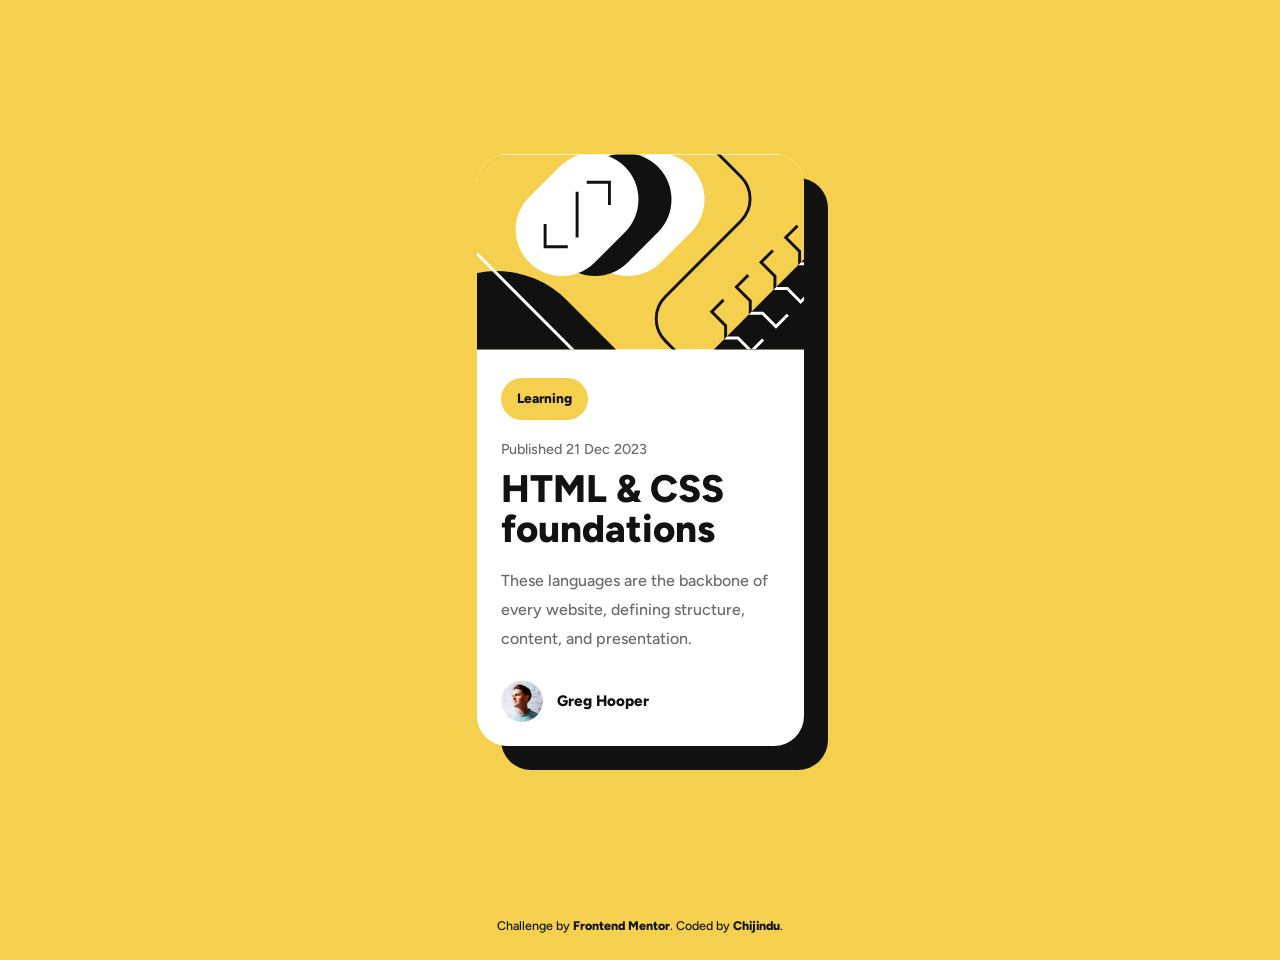
<file: index.html>
<!DOCTYPE html>
<html lang="en">
<head>
  <meta charset="UTF-8" />
  <meta name="viewport" content="width=device-width, initial-scale=1.0" />
  <link rel="icon" type="image/png" sizes="32x32" href="./assets/images/favicon-32x32.png" />
  <title>Frontend Mentor | Blog preview card</title>
  <link rel="stylesheet" href="styles.css" />
</head>
<body>
  <main class="page-wrapper">
    <article class="card">
      <img
        class="card__image"
        src="./assets/images/illustration-article.svg"
        alt="Abstract yellow and black illustration"
      />
      <div class="card__body">
        <span class="card__tag">Learning</span>
        <p class="card__date">Published 21 Dec 2023</p>
        <h1 class="card__title">HTML & CSS foundations</h1>
        <p class="card__text">
          These languages are the backbone of every website, defining structure, content, and presentation.
        </p>
        <div class="card__author">
          <img class="avatar" src="./assets/images/image-avatar.webp" alt="Greg Hooper profile photo" />
          <p class="author__name">Greg Hooper</p>
        </div>
      </div>
    </article>
  </main>
  <footer class="attribution">
    Challenge by <a href="https://www.frontendmentor.io?ref=challenge">Frontend Mentor</a>. Coded by <a href="#">Chijindu</a>.
  </footer>
</body>
</html>
</file>
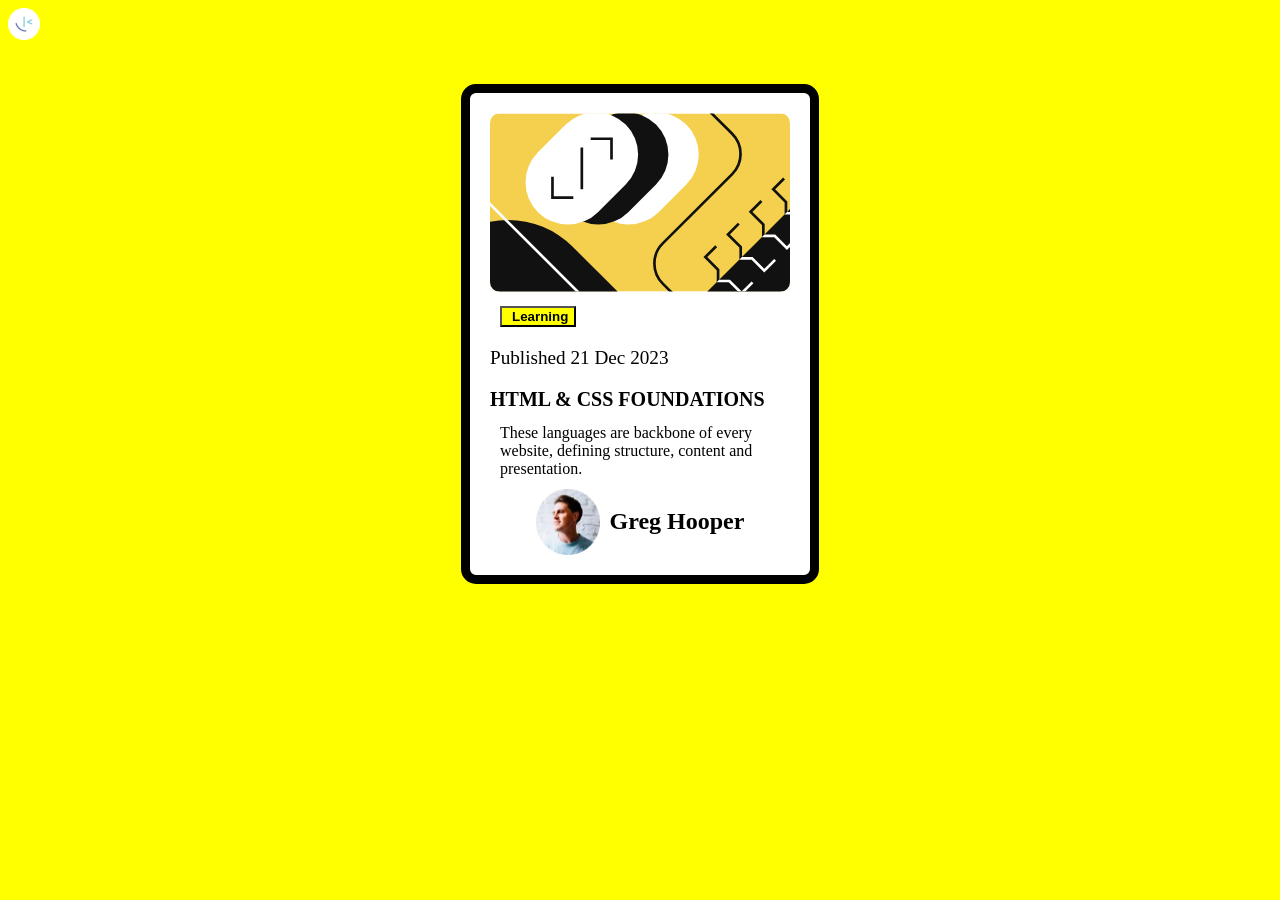
<file: blog-preview-card-main/index.html>
<!DOCTYPE html>
<html lang="en">
<head>
  <meta charset="UTF-8">
  <meta name="viewport" content="width=device-width, initial-scale=1.0">
  <title>Document</title>
  <link rel="stylesheet" href="styles.css">
</head>
<main>
  <img src="assets/images/favicon-32x32.png" alt="Favicon" >
  <div class="card">
<img src="assets/images/illustration-article.svg" alt="Article " class="image">

<button>Learning</button>

<p class="p1">Published 21 Dec 2023</p>

<h1>HTML & CSS FOUNDATIONS</h1>

<p class="p2">These languages are backbone of every website, defining structure, content and presentation.</p>
<div class="profile">
<img src="assets/images/image-avatar.webp" alt="Avatar" class="avatar">

<h2>Greg Hooper</h2>  
</div>
</div>

</div>
</main>
</body>
</html>
</file>
<file: styles.css>
@import url('https://fonts.googleapis.com/css2?family=Figtree:wght@500;800&display=swap');

:root {
  color-scheme: light;
  font-family: 'Figtree', system-ui, sans-serif;
  font-size: 16px;
  --yellow: hsl(47, 88%, 63%);
  --white: hsl(0, 0%, 100%);
  --gray-500: hsl(0, 0%, 42%);
  --gray-950: hsl(0, 0%, 7%);
}

* {
  box-sizing: border-box;
}

html,
body {
  margin: 0;
  min-height: 100%;
}

body {
  background-color: var(--yellow);
  color: var(--gray-950);
  font-family: inherit;
  font-weight: 500;
  line-height: 1.6;
}

.page-wrapper {
  min-height: 100vh;
  display: flex;
  justify-content: center;
  align-items: center;
  padding: 24px;
}

.card {
  width: 100%;
  max-width: 327px;
  border-radius: 30px;
  background: var(--white);
  box-shadow: 24px 24px 0 var(--gray-950);
  overflow: hidden;
}

.card__image {
  width: 100%;
  display: block;
}

.card__body {
  padding: 28px 24px 24px;
}

.card__tag {
  display: inline-flex;
  align-items: center;
  padding: 10px 16px;
  border-radius: 999px;
  background: var(--yellow);
  color: var(--gray-950);
  font-size: 0.85rem;
  font-weight: 800;
}

.card__date {
  margin: 18px 0 8px;
  color: var(--gray-500);
  font-size: 0.9rem;
}

.card__title {
  margin: 0;
  font-size: clamp(2rem, 5vw, 2.4rem);
  line-height: 1.05;
  font-weight: 800;
}

.card__text {
  margin: 18px 0 0;
  color: var(--gray-500);
  font-size: 1rem;
  line-height: 1.8;
}

.card__author {
  margin-top: 26px;
  display: flex;
  align-items: center;
  gap: 14px;
}

.avatar {
  width: 42px;
  height: 42px;
  border-radius: 50%;
  display: block;
}

.author__name {
  margin: 0;
  font-size: 0.95rem;
  font-weight: 800;
}

.attribution {
  margin: 16px auto 24px;
  max-width: 327px;
  text-align: center;
  font-size: 0.78rem;
  color: var(--gray-950);
}

.attribution a {
  color: inherit;
  text-decoration: none;
  font-weight: 800;
}

.attribution a:hover,
.attribution a:focus-visible {
  text-decoration: underline;
}
</file>
<file: blog-preview-card-main/styles.css>
body {
    background-color: yellow;

}
.card {
    background-color: white;
    width: 300px;
    margin: 40px auto;
    padding: 20px;
    border-radius: 15px;
    border: 9px solid black;
}

button {
    display: block;
    margin: 10px;
    background-color: yellow;
    padding-left: 10px;
    font-weight: 900;
}
.p2 {
    margin: 10px;
}
.image{
    width: 300px;
    border-radius: 10px;
}
h1 {
    font-size: 20px;
    
}
.p1 {
    color: black;
    font-size: larger;
}

.profile {
    display: flex;
    justify-content: center;
    gap: 10px;
}
</file>
